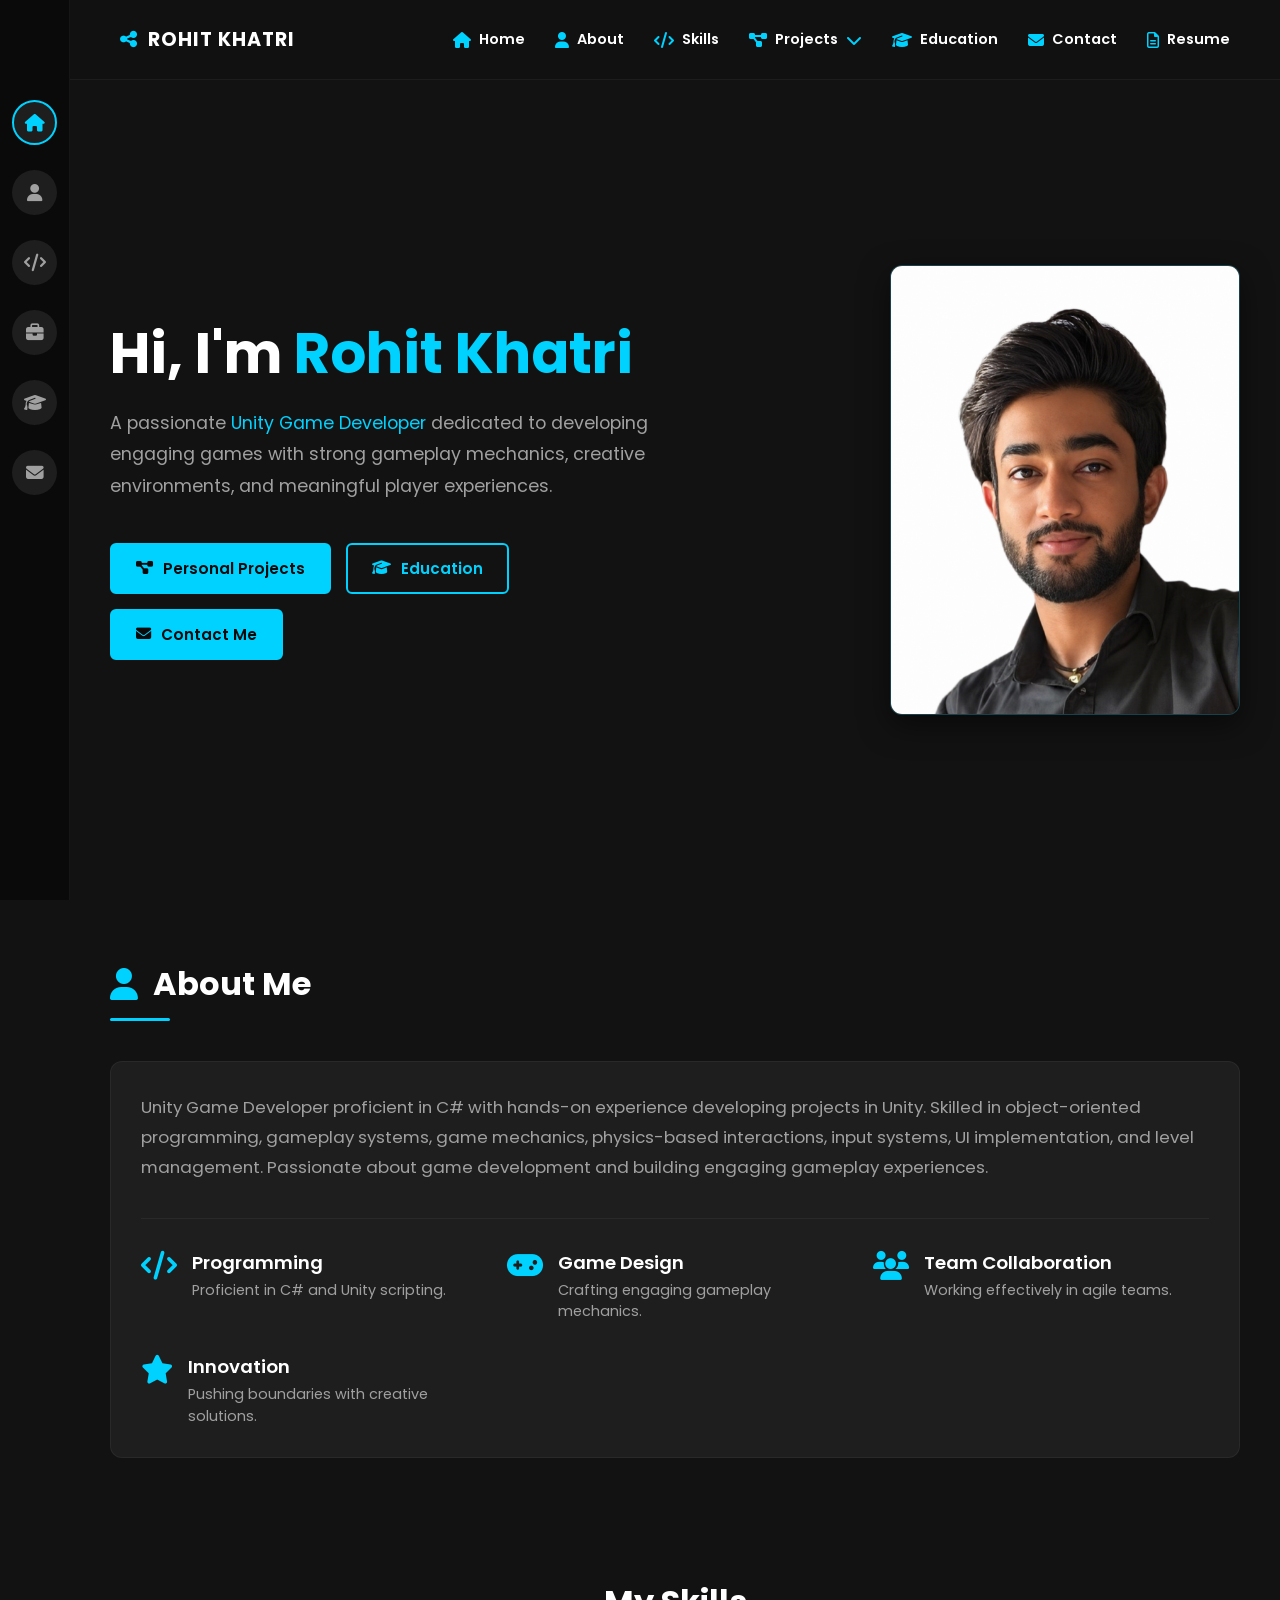
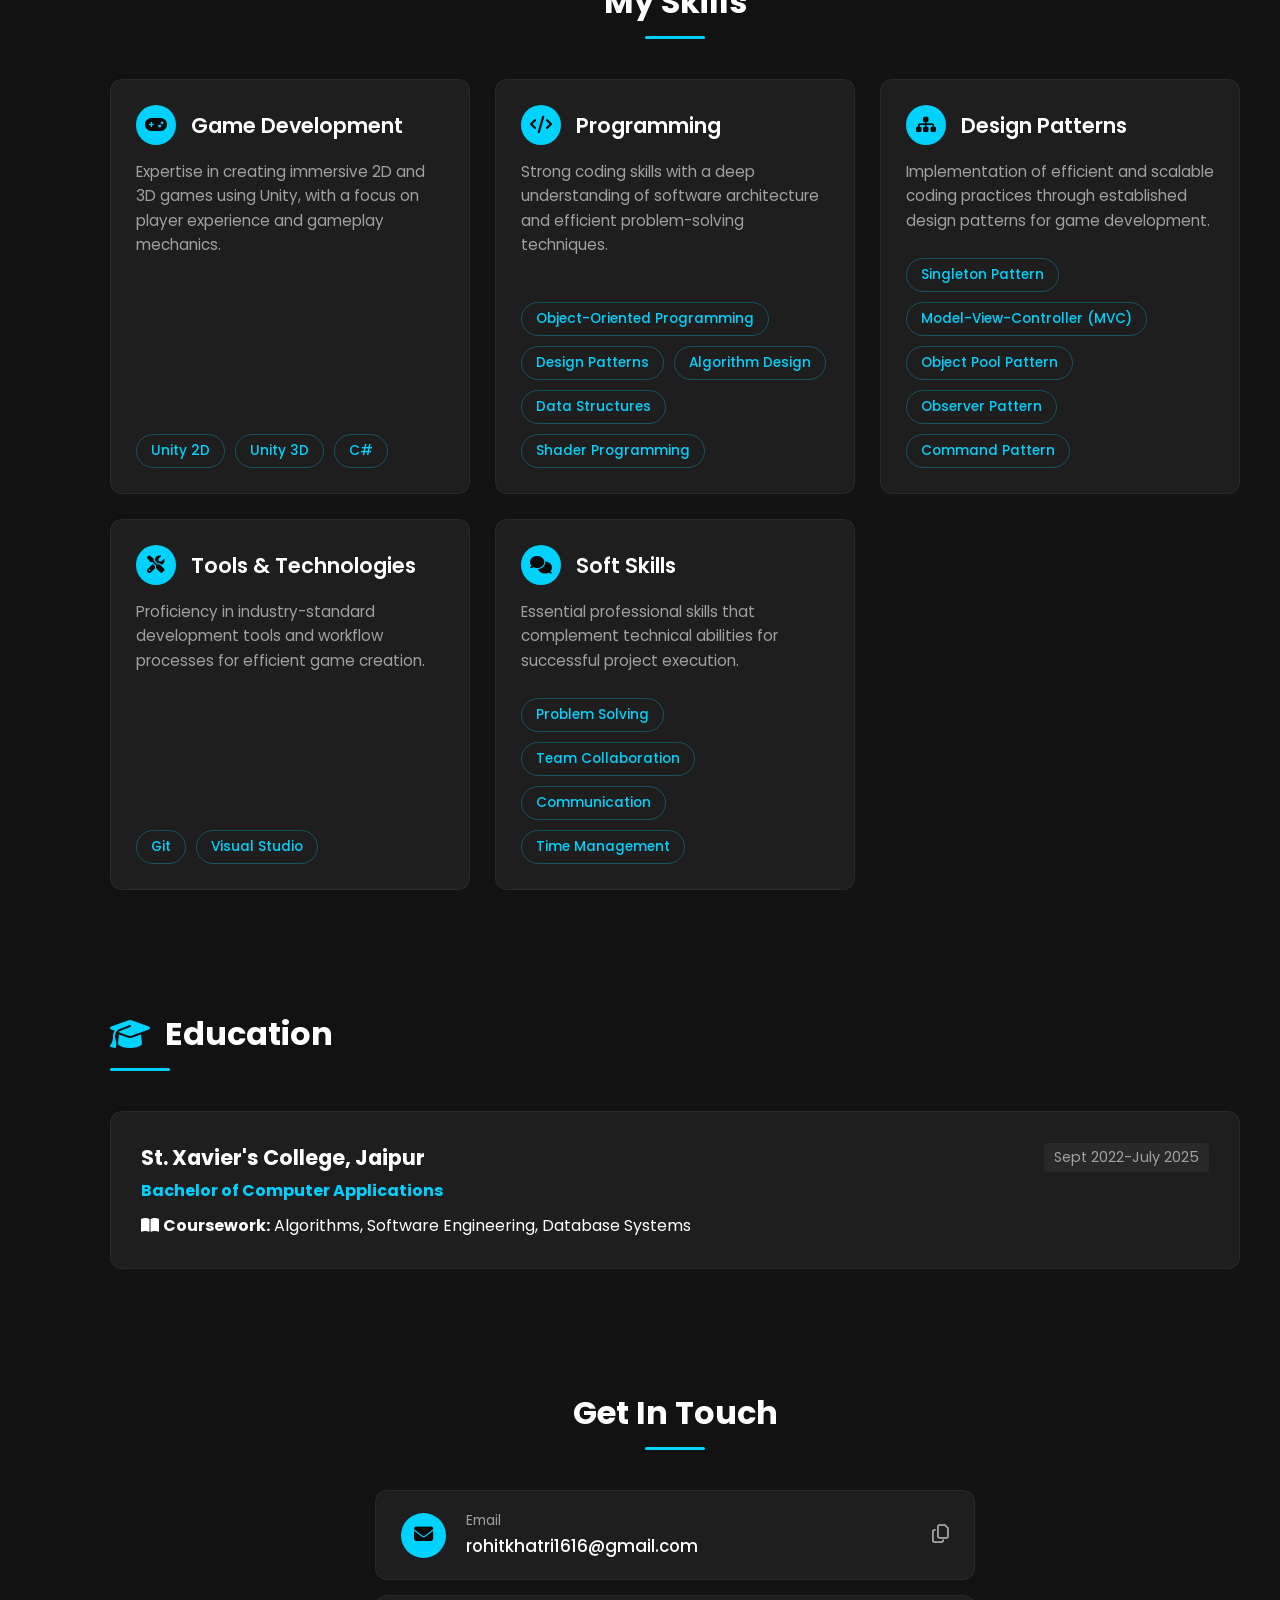
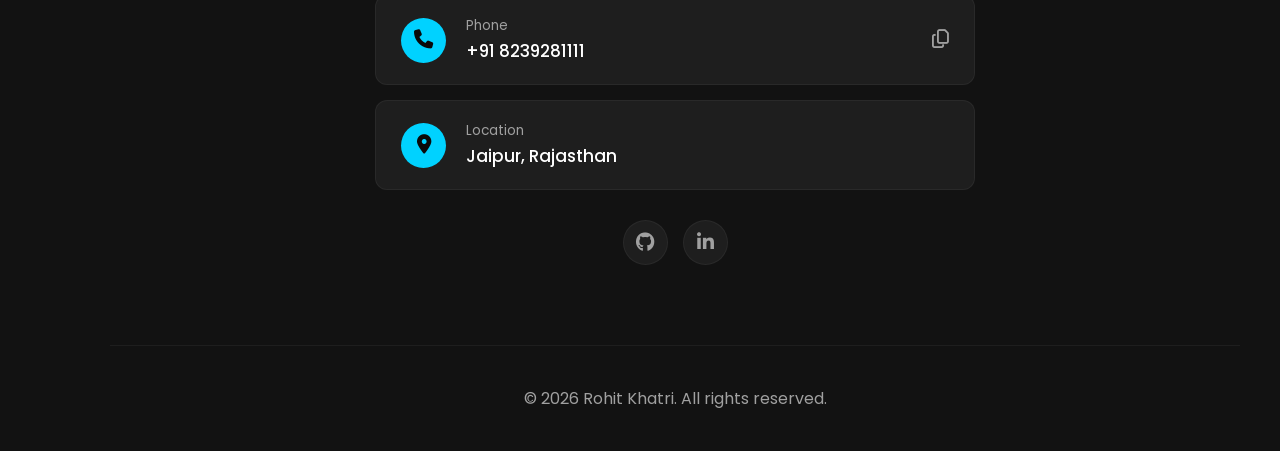
<file: index.html>
<!DOCTYPE html>
<html lang="en">
<head>
    <meta charset="UTF-8">
    <meta name="viewport" content="width=device-width, initial-scale=1.0">
    <title>Rohit Khatri - Game Developer</title>
    <!-- Google Fonts -->
    <link href="https://fonts.googleapis.com/css2?family=Poppins:wght@300;400;600;700&display=swap" rel="stylesheet">
    <!-- FontAwesome for Icons -->
    <link rel="stylesheet" href="https://cdnjs.cloudflare.com/ajax/libs/font-awesome/6.4.0/css/all.min.css">
    <link rel="stylesheet" href="style.css">
</head>
<body>

    <!-- Fixed Left Sidebar Navigation -->
    <aside class="sidebar">
        <a href="#home" class="icon-btn active" title="Home"><i class="fa-solid fa-house"></i></a>
        <a href="#about" class="icon-btn" title="About"><i class="fa-solid fa-user"></i></a>
        <a href="#skills" class="icon-btn" title="Skills"><i class="fa-solid fa-code"></i></a>
        <a href="projects.html" class="icon-btn" title="Projects"><i class="fa-solid fa-briefcase"></i></a>
        <a href="#education" class="icon-btn" title="Education"><i class="fa-solid fa-graduation-cap"></i></a>
        <a href="#contact" class="icon-btn" title="Contact"><i class="fa-solid fa-envelope"></i></a>
    </aside>

    <!-- Top Navigation -->
    <header class="top-nav">
        <div class="logo">
            <i class="fa-solid fa-share-nodes"></i> ROHIT KHATRI
        </div>
        <nav>
            <ul>
                <li><a href="#home"><i class="fa-solid fa-house"></i> Home</a></li>
                <li><a href="#about"><i class="fa-solid fa-user"></i> About</a></li>
                <li><a href="#skills"><i class="fa-solid fa-code"></i> Skills</a></li>
                <li><a href="projects.html"><i class="fa-solid fa-diagram-project"></i> Projects <i class="fa-solid fa-chevron-down small-icon"></i></a></li>
                <li><a href="#education"><i class="fa-solid fa-graduation-cap"></i> Education</a></li>
                <li><a href="#contact"><i class="fa-solid fa-envelope"></i> Contact</a></li>
                <li><a href="Rohit_CV.pdf" target="_blank"><i class="fa-regular fa-file-lines"></i> Resume</a></li>
            </ul>
        </nav>
    </header>

    <main class="content-area">
        
        <!-- Hero Section -->
        <section id="home" class="hero-section section-padding">
            <div class="hero-text">
                <h1>Hi, I'm <span class="highlight">Rohit Khatri</span></h1>
                <p>A passionate <span class="highlight">Unity Game Developer</span> dedicated to developing engaging games with strong gameplay mechanics, creative environments, and meaningful player experiences.</p>
                
                <div class="hero-buttons">
                    <a href="projects.html" class="btn"><i class="fa-solid fa-diagram-project"></i> Personal Projects</a>
                    <a href="#education" class="btn btn-outline"><i class="fa-solid fa-graduation-cap"></i> Education</a>
                    <a href="#contact" class="btn"><i class="fa-solid fa-envelope"></i> Contact Me</a>
                </div>
            </div>
            
            <div class="hero-image">
                <img src="profile.png" alt="Rohit Khatri Profile" onerror="this.src='https://via.placeholder.com/400x400/1e1e1e/00d2ff?text=Profile+Image'">
            </div>
        </section>

        <!-- About Section -->
        <section id="about" class="section-padding">
            <div class="section-header">
                <h2><i class="fa-solid fa-user"></i> About Me</h2>
                <div class="divider"></div>
            </div>
            <div class="about-content box-card">
                <p>Unity Game Developer proficient in C# with hands-on experience developing projects in Unity. Skilled in object-oriented programming, gameplay systems, game mechanics, physics-based interactions, input systems, UI implementation, and level management. Passionate about game development and building engaging gameplay experiences.</p>
                
                <!-- HIGHLIGHTS GRID -->
                <div class="about-highlights">
                    <div class="highlight-item">
                        <i class="fa-solid fa-code"></i>
                        <div class="highlight-text">
                            <h4>Programming</h4>
                            <p>Proficient in C# and Unity scripting.</p>
                        </div>
                    </div>
                    <div class="highlight-item">
                        <i class="fa-solid fa-gamepad"></i>
                        <div class="highlight-text">
                            <h4>Game Design</h4>
                            <p>Crafting engaging gameplay mechanics.</p>
                        </div>
                    </div>
                    <div class="highlight-item">
                        <i class="fa-solid fa-users"></i>
                        <div class="highlight-text">
                            <h4>Team Collaboration</h4>
                            <p>Working effectively in agile teams.</p>
                        </div>
                    </div>
                    <div class="highlight-item">
                        <i class="fa-solid fa-star"></i>
                        <div class="highlight-text">
                            <h4>Innovation</h4>
                            <p>Pushing boundaries with creative solutions.</p>
                        </div>
                    </div>
                </div>
            </div>
        </section>

        <!-- Technical Skills Section -->
        <section id="skills" class="section-padding">
            <div class="section-header text-center">
                <h2>My Skills</h2>
                <div class="divider center"></div>
            </div>
            
            <div class="skills-grid-new">
                
                <!-- Card 1: Game Development -->
                <div class="skill-card-new box-card">
                    <div class="skill-head">
                        <div class="skill-icon"><i class="fa-solid fa-gamepad"></i></div>
                        <h3>Game Development</h3>
                    </div>
                    <p class="skill-desc">Expertise in creating immersive 2D and 3D games using Unity, with a focus on player experience and gameplay mechanics.</p>
                    <div class="skill-tags">
                        <span class="skill-tag">Unity 2D</span>
                        <span class="skill-tag">Unity 3D</span>
                        <span class="skill-tag">C#</span>
                    </div>
                </div>

                <!-- Card 2: Programming -->
                <div class="skill-card-new box-card">
                    <div class="skill-head">
                        <div class="skill-icon"><i class="fa-solid fa-code"></i></div>
                        <h3>Programming</h3>
                    </div>
                    <p class="skill-desc">Strong coding skills with a deep understanding of software architecture and efficient problem-solving techniques.</p>
                    <div class="skill-tags">
                        <span class="skill-tag">Object-Oriented Programming</span>
                        <span class="skill-tag">Design Patterns</span>
                        <span class="skill-tag">Algorithm Design</span>
                        <span class="skill-tag">Data Structures</span>
                        <span class="skill-tag">Shader Programming</span>
                    </div>
                </div>

                <!-- Card 3: Design Patterns -->
                <div class="skill-card-new box-card">
                    <div class="skill-head">
                        <div class="skill-icon"><i class="fa-solid fa-sitemap"></i></div>
                        <h3>Design Patterns</h3>
                    </div>
                    <p class="skill-desc">Implementation of efficient and scalable coding practices through established design patterns for game development.</p>
                    <div class="skill-tags">
                        <span class="skill-tag">Singleton Pattern</span>
                        <span class="skill-tag">Model-View-Controller (MVC)</span>
                        <span class="skill-tag">Object Pool Pattern</span>
                        <span class="skill-tag">Observer Pattern</span>
                        <span class="skill-tag">Command Pattern</span>
                    </div>
                </div>

                <!-- Card 4: Tools & Technologies -->
                <div class="skill-card-new box-card">
                    <div class="skill-head">
                        <div class="skill-icon"><i class="fa-solid fa-screwdriver-wrench"></i></div>
                        <h3>Tools & Technologies</h3>
                    </div>
                    <p class="skill-desc">Proficiency in industry-standard development tools and workflow processes for efficient game creation.</p>
                    <div class="skill-tags">
                        <span class="skill-tag">Git</span>
                        <span class="skill-tag">Visual Studio</span>
                    </div>
                </div>

                <!-- Card 5: Soft Skills -->
                <div class="skill-card-new box-card">
                    <div class="skill-head">
                        <div class="skill-icon"><i class="fa-solid fa-comments"></i></div>
                        <h3>Soft Skills</h3>
                    </div>
                    <p class="skill-desc">Essential professional skills that complement technical abilities for successful project execution.</p>
                    <div class="skill-tags">
                        <span class="skill-tag">Problem Solving</span>
                        <span class="skill-tag">Team Collaboration</span>
                        <span class="skill-tag">Communication</span>
                        <span class="skill-tag">Time Management</span>
                    </div>
                </div>

            </div>
        </section>

        <!-- Education Section -->
        <section id="education" class="section-padding">
            <div class="section-header">
                <h2><i class="fa-solid fa-graduation-cap"></i> Education</h2>
                <div class="divider"></div>
            </div>
            
            <div class="education-card box-card">
                <div class="edu-header">
                    <h3>St. Xavier's College, Jaipur</h3>
                    <span class="edu-date">Sept 2022-July 2025</span>
                </div>
                <h4 class="highlight">Bachelor of Computer Applications</h4>
                <p class="mt-2"><i class="fa-solid fa-book-open"></i> <strong>Coursework:</strong> Algorithms, Software Engineering, Database Systems</p>
            </div>
        </section>

        <!-- Get In Touch (Contact) Section -->
        <section id="contact" class="section-padding">
            <div class="section-header text-center">
                <h2>Get In Touch</h2>
                <div class="divider center"></div>
            </div>
            
            <div class="contact-container">
                
                <!-- Email Row -->
                <div class="contact-row box-card">
                    <div class="contact-left">
                        <div class="contact-icon"><i class="fa-solid fa-envelope"></i></div>
                        <div class="contact-text">
                            <span class="contact-label">Email</span>
                            <span class="contact-value">rohitkhatri1616@gmail.com</span>
                        </div>
                    </div>
                    <i class="fa-regular fa-copy copy-btn" title="Copy to clipboard"></i>
                </div>

                <!-- Phone Row -->
                <div class="contact-row box-card">
                    <div class="contact-left">
                        <div class="contact-icon"><i class="fa-solid fa-phone"></i></div>
                        <div class="contact-text">
                            <span class="contact-label">Phone</span>
                            <span class="contact-value">+91 8239281111</span>
                        </div>
                    </div>
                    <i class="fa-regular fa-copy copy-btn" title="Copy to clipboard"></i>
                </div>

                <!-- Location Row -->
                <div class="contact-row box-card">
                    <div class="contact-left">
                        <div class="contact-icon"><i class="fa-solid fa-location-dot"></i></div>
                        <div class="contact-text">
                            <span class="contact-label">Location</span>
                            <span class="contact-value">Jaipur, Rajasthan</span>
                        </div>
                    </div>
                </div>

            </div>

            <!-- Social Links -->
            <div class="social-footer">
                <a href="https://github.com/Rohitkhatrii" target="_blank" class="social-circle"><i class="fa-brands fa-github"></i></a>
                <a href="https://linkedin.com/in/rohitkhatri-work" target="_blank" class="social-circle"><i class="fa-brands fa-linkedin-in"></i></a>
            </div>
        </section>

        <footer>
            <p>© 2026 Rohit Khatri. All rights reserved.</p>
        </footer>

    </main>

</body>
</html>
</file>
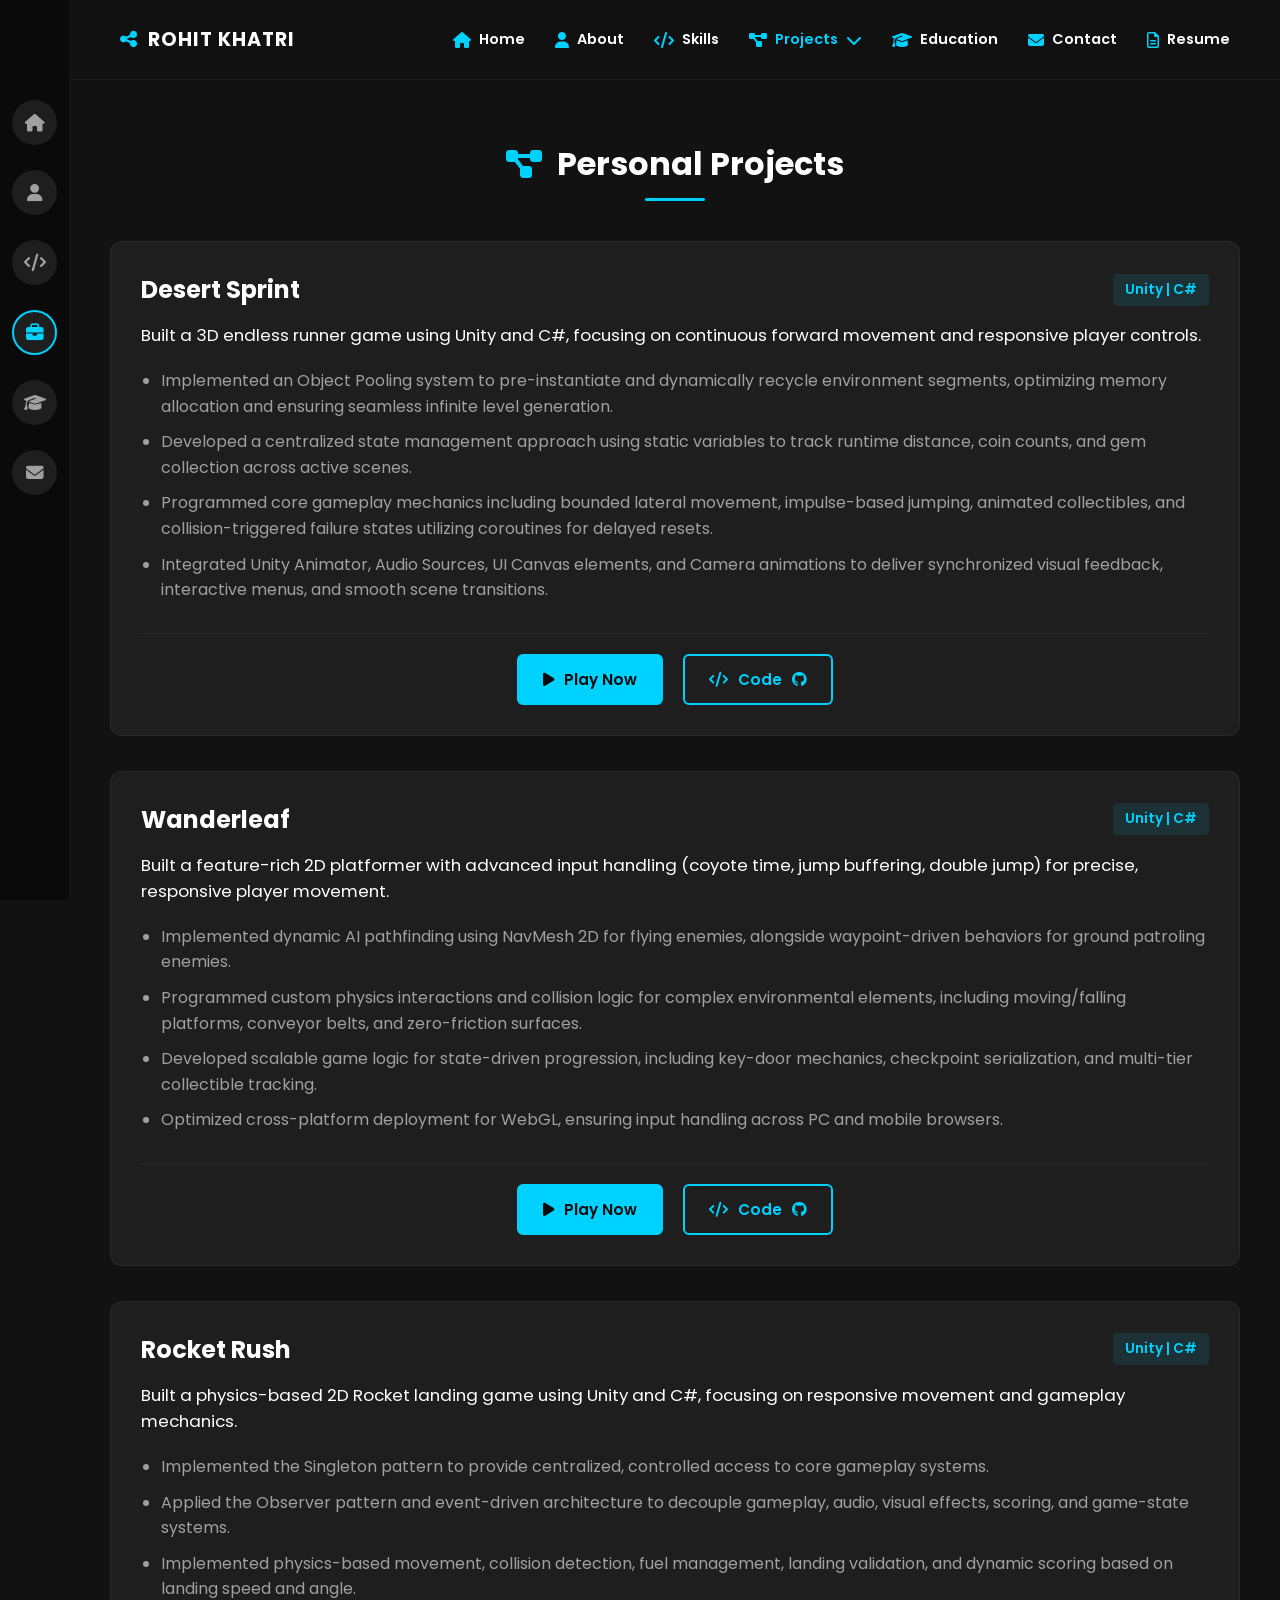
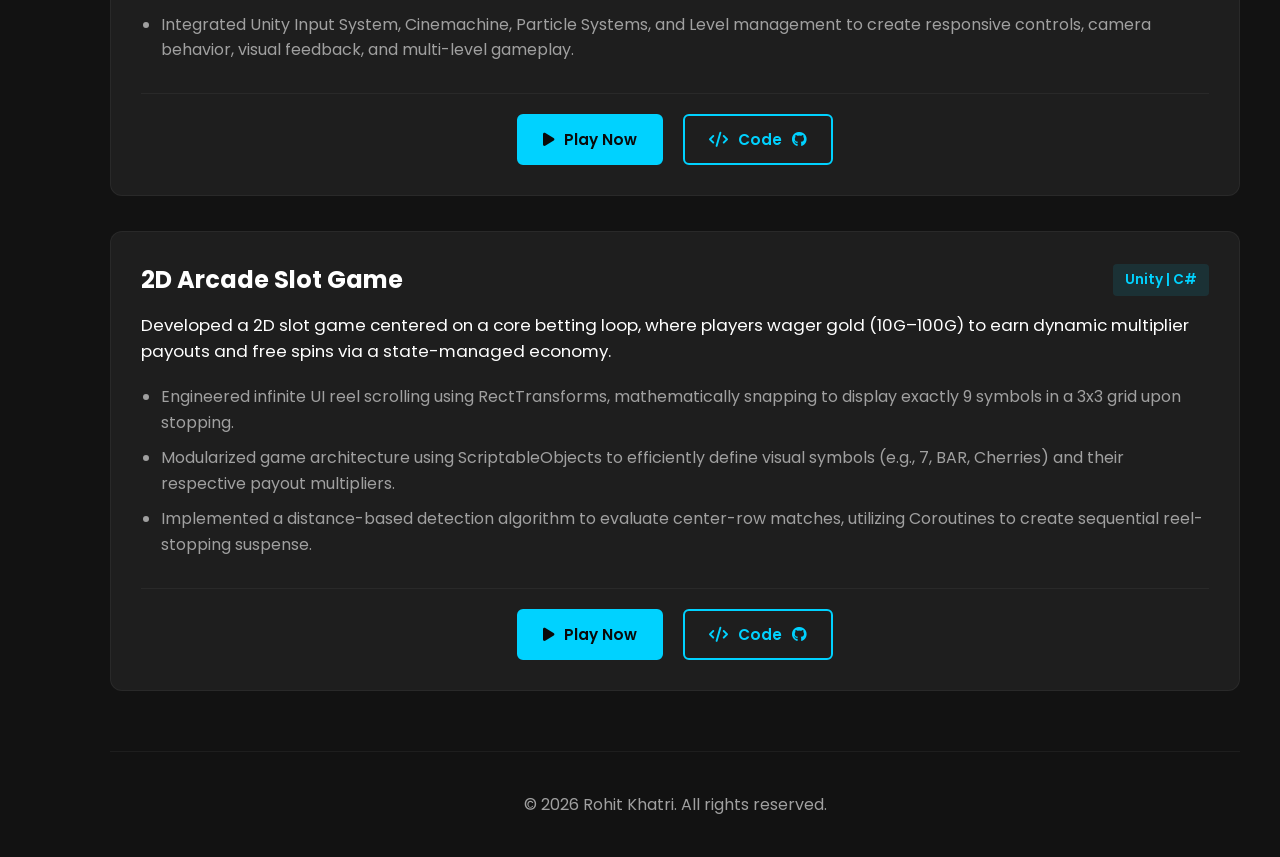
<file: projects.html>
<!DOCTYPE html>
<html lang="en">
<head>
    <meta charset="UTF-8">
    <meta name="viewport" content="width=device-width, initial-scale=1.0">
    <title>Projects - Rohit Khatri</title>
    <!-- Google Fonts -->
    <link href="https://fonts.googleapis.com/css2?family=Poppins:wght@300;400;600;700&display=swap" rel="stylesheet">
    <!-- FontAwesome for Icons -->
    <link rel="stylesheet" href="https://cdnjs.cloudflare.com/ajax/libs/font-awesome/6.4.0/css/all.min.css">
    <link rel="stylesheet" href="style.css">
</head>
<body>

    <!-- Fixed Left Sidebar Navigation -->
    <aside class="sidebar">
        <!-- Links point back to index.html -->
        <a href="index.html#home" class="icon-btn" title="Home"><i class="fa-solid fa-house"></i></a>
        <a href="index.html#about" class="icon-btn" title="About"><i class="fa-solid fa-user"></i></a>
        <a href="index.html#skills" class="icon-btn" title="Skills"><i class="fa-solid fa-code"></i></a>
        <a href="#projects" class="icon-btn active" title="Projects"><i class="fa-solid fa-briefcase"></i></a>
        <a href="index.html#education" class="icon-btn" title="Education"><i class="fa-solid fa-graduation-cap"></i></a>
        <a href="index.html#contact" class="icon-btn" title="Contact"><i class="fa-solid fa-envelope"></i></a>
    </aside>

    <!-- Top Navigation -->
    <header class="top-nav">
        <div class="logo">
            <i class="fa-solid fa-share-nodes"></i> ROHIT KHATRI
        </div>
        <nav>
            <ul>
                <!-- Links point back to index.html -->
                <li><a href="index.html#home"><i class="fa-solid fa-house"></i> Home</a></li>
                <li><a href="index.html#about"><i class="fa-solid fa-user"></i> About</a></li>
                <li><a href="index.html#skills"><i class="fa-solid fa-code"></i> Skills</a></li>
                <li><a href="#projects" style="color: var(--accent-color);"><i class="fa-solid fa-diagram-project"></i> Projects <i class="fa-solid fa-chevron-down small-icon"></i></a></li>
                <li><a href="index.html#education"><i class="fa-solid fa-graduation-cap"></i> Education</a></li>
                <li><a href="index.html#contact"><i class="fa-solid fa-envelope"></i> Contact</a></li>
                <li><a href="Rohit_CV.pdf" target="_blank"><i class="fa-regular fa-file-lines"></i> Resume</a></li>
            </ul>
        </nav>
    </header>

    <main class="content-area">
        
        <!-- Projects Section -->
        <section id="projects" class="section-padding">
            <div class="section-header text-center">
                <h2><i class="fa-solid fa-diagram-project"></i> Personal Projects</h2>
                <div class="divider center"></div>
            </div>
            
            <!-- Flex container added to space out multiple project cards perfectly -->
            <div style="display: flex; flex-direction: column; gap: 35px;">
                
                <!-- PROJECT: Desert Sprint -->
                <div class="project-card box-card">
                    <div class="project-header">
                        <h3>Desert Sprint</h3>
                        <span class="tech-stack">Unity | C#</span>
                    </div>
                    <p class="project-summary">Built a 3D endless runner game using Unity and C#, focusing on continuous forward movement and responsive player controls.</p>
                    <ul class="project-details">
                        <li>Implemented an Object Pooling system to pre-instantiate and dynamically recycle environment segments, optimizing memory allocation and ensuring seamless infinite level generation.</li>
                        <li>Developed a centralized state management approach using static variables to track runtime distance, coin counts, and gem collection across active scenes.</li>
                        <li>Programmed core gameplay mechanics including bounded lateral movement, impulse-based jumping, animated collectibles, and collision-triggered failure states utilizing coroutines for delayed resets.</li>
                        <li>Integrated Unity Animator, Audio Sources, UI Canvas elements, and Camera animations to deliver synchronized visual feedback, interactive menus, and smooth scene transitions.</li>
                    </ul>
                    
                    <div class="project-actions">
                        <a href="https://rohitkhatrii.github.io/Desert-Sprint/" target="_blank" class="btn">
                            <i class="fa-solid fa-play"></i> Play Now
                        </a>
                        <a href="https://github.com/Rohitkhatrii/Desert-Sprint" target="_blank" class="btn btn-outline">
                            <i class="fa-solid fa-code"></i> Code <i class="fa-brands fa-github"></i>
                        </a>
                    </div>
                </div>

                <!-- NEW PROJECT: Wanderleaf -->
                <div class="project-card box-card">
                    <div class="project-header">
                        <h3>Wanderleaf</h3>
                        <span class="tech-stack">Unity | C#</span>
                    </div>
                    <p class="project-summary">Built a feature-rich 2D platformer with advanced input handling (coyote time, jump buffering, double jump) for precise, responsive player movement.</p>
                    <ul class="project-details">
                        <li>Implemented dynamic AI pathfinding using NavMesh 2D for flying enemies, alongside waypoint-driven behaviors for ground patroling enemies.</li>
                        <li>Programmed custom physics interactions and collision logic for complex environmental elements, including moving/falling platforms, conveyor belts, and zero-friction surfaces.</li>
                        <li>Developed scalable game logic for state-driven progression, including key-door mechanics, checkpoint serialization, and multi-tier collectible tracking.</li>
                        <li>Optimized cross-platform deployment for WebGL, ensuring input handling across PC and mobile browsers.</li>
                    </ul>
                    
                    <div class="project-actions">
                        <a href="https://wanderleaf-game.netlify.app/" target="_blank" class="btn">
                            <i class="fa-solid fa-play"></i> Play Now
                        </a>
                        <a href="https://github.com/Rohitkhatrii/Wanderleaf" target="_blank" class="btn btn-outline">
                            <i class="fa-solid fa-code"></i> Code <i class="fa-brands fa-github"></i>
                        </a>
                    </div>
                </div>

                <!-- PROJECT: Rocket Rush -->
                <div class="project-card box-card">
                    <div class="project-header">
                        <h3>Rocket Rush</h3>
                        <span class="tech-stack">Unity | C#</span>
                    </div>
                    <p class="project-summary">Built a physics-based 2D Rocket landing game using Unity and C#, focusing on responsive movement and gameplay mechanics.</p>
                    <ul class="project-details">
                        <li>Implemented the Singleton pattern to provide centralized, controlled access to core gameplay systems.</li>
                        <li>Applied the Observer pattern and event-driven architecture to decouple gameplay, audio, visual effects, scoring, and game-state systems.</li>
                        <li>Implemented physics-based movement, collision detection, fuel management, landing validation, and dynamic scoring based on landing speed and angle.</li>
                        <li>Integrated Unity Input System, Cinemachine, Particle Systems, and Level management to create responsive controls, camera behavior, visual feedback, and multi-level gameplay.</li>
                    </ul>
                    
                    <div class="project-actions">
                        <a href="https://rocket-rush-game.netlify.app/" target="_blank" class="btn">
                            <i class="fa-solid fa-play"></i> Play Now
                        </a>
                        <a href="https://github.com/Rohitkhatrii/Rocket-Rush-Unity" target="_blank" class="btn btn-outline">
                            <i class="fa-solid fa-code"></i> Code <i class="fa-brands fa-github"></i>
                        </a>
                    </div>
                </div>

                <!-- PROJECT: 2D Arcade Slot Game -->
                <div class="project-card box-card">
                    <div class="project-header">
                        <h3>2D Arcade Slot Game</h3>
                        <span class="tech-stack">Unity | C#</span>
                    </div>
                    <p class="project-summary">Developed a 2D slot game centered on a core betting loop, where players wager gold (10G–100G) to earn dynamic multiplier payouts and free spins via a state-managed economy.</p>
                    <ul class="project-details">
                        <li>Engineered infinite UI reel scrolling using RectTransforms, mathematically snapping to display exactly 9 symbols in a 3x3 grid upon stopping.</li>
                        <li>Modularized game architecture using ScriptableObjects to efficiently define visual symbols (e.g., 7, BAR, Cherries) and their respective payout multipliers.</li>
                        <li>Implemented a distance-based detection algorithm to evaluate center-row matches, utilizing Coroutines to create sequential reel-stopping suspense.</li>
                    </ul>
                    
                    <div class="project-actions">
                        <a href="https://rohitkhatrii.github.io/2D-Arcade-Slot-Game/WebGL/" target="_blank" class="btn">
                            <i class="fa-solid fa-play"></i> Play Now
                        </a>
                        <a href="https://github.com/Rohitkhatrii/2D-Arcade-Slot-Game" target="_blank" class="btn btn-outline">
                            <i class="fa-solid fa-code"></i> Code <i class="fa-brands fa-github"></i>
                        </a>
                    </div>
                </div>

            </div>
        </section>

        <footer style="margin-top: auto;">
            <p>© 2026 Rohit Khatri. All rights reserved.</p>
        </footer>

    </main>

</body>
</html>
</file>
<file: style.css>
/* --- Base Theme & Reset --- */
:root {
    --bg-dark: #121212;
    --bg-darker: #0a0a0a;
    --bg-card: #1e1e1e;
    --accent-color: #00d2ff;
    --accent-hover: #00a8cc;
    --text-light: #ffffff;
    --text-muted: #a0a0a0;
    --font-main: 'Poppins', sans-serif;
}

html {
    scroll-behavior: smooth;
    scroll-padding-top: 100px;
}

* {
    margin: 0;
    padding: 0;
    box-sizing: border-box;
}

body {
    background-color: var(--bg-dark);
    color: var(--text-light);
    font-family: var(--font-main);
    display: flex;
    min-height: 100vh;
    overflow-x: hidden;
}

/* --- Layout & Typography Helpers --- */
.mt-2 { margin-top: 10px; }
.mt-4 { margin-top: 20px; }
.highlight { color: var(--accent-color); }
.text-center { text-align: center; }

.box-card {
    background-color: var(--bg-card);
    border-radius: 12px;
    padding: 30px;
    border: 1px solid rgba(255, 255, 255, 0.05);
    transition: transform 0.3s ease, border-color 0.3s ease;
}

.box-card:hover {
    transform: translateY(-5px);
    border-color: rgba(0, 210, 255, 0.3);
}

.section-padding {
    padding: 60px 0;
    width: 100%;
    max-width: 1200px;
}

.section-header {
    margin-bottom: 40px;
}

.section-header h2 {
    font-size: 2rem;
    font-weight: 700;
    display: flex;
    align-items: center;
    gap: 15px;
}

.section-header.text-center h2 {
    justify-content: center;
}

.section-header h2 i {
    color: var(--accent-color);
}

.divider {
    height: 3px;
    width: 60px;
    background-color: var(--accent-color);
    margin-top: 10px;
    border-radius: 2px;
}

.divider.center {
    margin: 10px auto 0 auto;
}

/* --- Left Sidebar Navigation --- */
.sidebar {
    width: 70px;
    background-color: var(--bg-darker);
    height: 100vh;
    position: fixed;
    left: 0;
    top: 0;
    display: flex;
    flex-direction: column;
    align-items: center;
    padding-top: 100px; 
    gap: 25px;
    border-right: 1px solid rgba(255,255,255,0.05);
    z-index: 100;
}

.icon-btn {
    width: 45px;
    height: 45px;
    border-radius: 50%;
    background-color: #1e1e1e;
    color: var(--text-muted);
    display: flex;
    justify-content: center;
    align-items: center;
    text-decoration: none;
    font-size: 1.1rem;
    transition: all 0.3s ease;
}

.icon-btn:hover {
    color: var(--accent-color);
    background-color: #2a2a2a;
}

.icon-btn.active {
    border: 2px solid var(--accent-color);
    color: var(--accent-color);
}

/* --- Top Navigation --- */
.top-nav {
    position: fixed;
    top: 0;
    left: 70px; 
    width: calc(100% - 70px);
    height: 80px;
    display: flex;
    justify-content: space-between;
    align-items: center;
    padding: 0 50px;
    background-color: rgba(18, 18, 18, 0.95);
    backdrop-filter: blur(10px);
    z-index: 99;
    border-bottom: 1px solid rgba(255,255,255,0.05);
}

.logo {
    font-size: 1.2rem;
    font-weight: 700;
    letter-spacing: 1px;
    display: flex;
    align-items: center;
    gap: 10px;
}

.logo i { color: var(--accent-color); }

.top-nav nav ul {
    list-style: none;
    display: flex;
    gap: 30px;
}

.top-nav nav a {
    text-decoration: none;
    color: var(--text-light);
    font-size: 0.9rem;
    font-weight: 600;
    display: flex;
    align-items: center;
    gap: 8px;
    transition: color 0.3s ease;
}

.top-nav nav a i {
    color: var(--accent-color);
    font-size: 1rem;
}

.top-nav nav a:hover {
    color: var(--accent-color);
}

/* --- Main Content Area --- */
.content-area {
    margin-left: 70px;
    margin-top: 80px;
    width: calc(100% - 70px);
    display: flex;
    flex-direction: column;
    align-items: center;
    padding: 0 40px;
}

/* --- Hero Section --- */
.hero-section {
    display: flex;
    align-items: center;
    justify-content: space-between;
    min-height: calc(100vh - 80px);
    gap: 50px;
}

.hero-text {
    flex: 1;
    max-width: 600px;
}

.hero-text h1 {
    font-size: 3.5rem;
    font-weight: 700;
    margin-bottom: 20px;
    line-height: 1.2;
}

.hero-text p {
    font-size: 1.1rem;
    color: var(--text-muted);
    line-height: 1.8;
    margin-bottom: 40px;
}

.hero-buttons {
    display: flex;
    gap: 15px;
    flex-wrap: wrap;
}

.btn {
    background-color: var(--accent-color);
    color: var(--bg-darker);
    text-decoration: none;
    padding: 12px 24px;
    border-radius: 6px;
    font-weight: 600;
    font-size: 0.95rem;
    display: flex;
    align-items: center;
    gap: 10px;
    transition: all 0.3s ease;
    border: 2px solid var(--accent-color);
}

.btn:hover {
    background-color: var(--accent-hover);
    border-color: var(--accent-hover);
    transform: translateY(-2px);
}

.btn-outline {
    background-color: transparent;
    color: var(--accent-color);
}

.btn-outline:hover {
    background-color: rgba(0, 210, 255, 0.1);
    color: var(--accent-color);
}

.hero-image {
    flex: 1;
    display: flex;
    justify-content: flex-end;
}

.hero-image img {
    width: 350px; 
    height: auto;
    object-fit: contain; 
    border-radius: 12px;
    box-shadow: 0 10px 30px rgba(0,0,0,0.5);
    border: 1px solid rgba(0, 210, 255, 0.2);
    background-color: var(--bg-card); 
}

/* --- About Section --- */
.about-content p {
    color: var(--text-muted);
    line-height: 1.8;
    font-size: 1.05rem;
}

.about-highlights {
    display: grid;
    grid-template-columns: repeat(auto-fit, minmax(250px, 1fr));
    gap: 30px;
    margin-top: 35px;
    padding-top: 30px;
    border-top: 1px solid rgba(255,255,255,0.05);
}

.highlight-item {
    display: flex;
    align-items: flex-start;
    gap: 15px;
}

.highlight-item i {
    color: var(--accent-color);
    font-size: 1.8rem;
    margin-top: 2px;
}

.highlight-text {
    display: flex;
    flex-direction: column;
}

.highlight-text h4 {
    color: #fff;
    font-size: 1.15rem;
    font-weight: 600;
    margin-bottom: 4px;
}

.highlight-text p {
    color: var(--text-muted);
    font-size: 0.9rem;
    line-height: 1.5;
    margin: 0;
}

/* --- Skills Section --- */
.skills-grid-new {
    display: grid;
    grid-template-columns: repeat(auto-fit, minmax(320px, 1fr));
    gap: 25px;
}

.skill-card-new {
    display: flex;
    flex-direction: column;
    padding: 25px;
}

.skill-head {
    display: flex;
    align-items: center;
    gap: 15px;
    margin-bottom: 15px;
}

.skill-icon {
    width: 40px;
    height: 40px;
    background-color: var(--accent-color);
    border-radius: 50%;
    display: flex;
    justify-content: center;
    align-items: center;
    color: var(--bg-darker);
    font-size: 1.1rem;
}

.skill-head h3 {
    font-size: 1.3rem;
    color: #fff;
    font-weight: 600;
}

.skill-desc {
    color: var(--text-muted);
    font-size: 0.95rem;
    line-height: 1.6;
    margin-bottom: 25px;
    flex-grow: 1;
}

.skill-tags {
    display: flex;
    flex-wrap: wrap;
    gap: 10px;
}

.skill-tag {
    background-color: transparent;
    border: 1px solid rgba(0, 210, 255, 0.3);
    color: var(--accent-color);
    padding: 6px 14px;
    border-radius: 20px; 
    font-size: 0.85rem;
    font-weight: 500;
    transition: all 0.3s ease;
}

.skill-tag:hover {
    background-color: rgba(0, 210, 255, 0.1);
    border-color: var(--accent-color);
}

/* --- Projects Section --- */
.project-header {
    display: flex;
    justify-content: space-between;
    align-items: center;
    margin-bottom: 15px;
    flex-wrap: wrap;
    gap: 10px;
}

.project-header h3 {
    font-size: 1.5rem;
    color: #fff;
}

.tech-stack {
    background: rgba(0, 210, 255, 0.1);
    color: var(--accent-color);
    padding: 6px 12px;
    border-radius: 4px;
    font-size: 0.85rem;
    font-weight: 600;
}

.project-summary {
    color: #fff;
    margin-bottom: 20px;
    font-size: 1.05rem;
}

.project-details {
    padding-left: 20px;
    color: var(--text-muted);
}

.project-details li {
    margin-bottom: 10px;
    line-height: 1.6;
}

/* NEW: Project Action Buttons Container */
.project-actions {
    display: flex;
    justify-content: center;
    gap: 20px;
    margin-top: 30px;
    padding-top: 20px;
    border-top: 1px solid rgba(255, 255, 255, 0.05);
}

/* --- Education Section --- */
.edu-header {
    display: flex;
    justify-content: space-between;
    align-items: center;
    margin-bottom: 5px;
    flex-wrap: wrap;
}

.edu-header h3 {
    font-size: 1.3rem;
}

.edu-date {
    background: rgba(255,255,255,0.05);
    padding: 4px 10px;
    border-radius: 4px;
    font-size: 0.9rem;
    color: var(--text-muted);
}

/* --- Contact Section --- */
.contact-container {
    max-width: 600px;
    margin: 0 auto;
    display: flex;
    flex-direction: column;
    gap: 15px;
}

.contact-row {
    display: flex;
    justify-content: space-between;
    align-items: center;
    padding: 20px 25px;
    margin-bottom: 0;
}

.contact-left {
    display: flex;
    align-items: center;
    gap: 20px;
}

.contact-icon {
    width: 45px;
    height: 45px;
    background-color: var(--accent-color);
    border-radius: 50%;
    display: flex;
    justify-content: center;
    align-items: center;
    color: var(--bg-darker);
    font-size: 1.2rem;
}

.contact-text {
    display: flex;
    flex-direction: column;
}

.contact-label {
    font-size: 0.85rem;
    color: var(--text-muted);
    margin-bottom: 2px;
}

.contact-value {
    font-size: 1.05rem;
    color: #fff;
    font-weight: 500;
}

.copy-btn {
    color: var(--text-muted);
    font-size: 1.2rem;
    cursor: pointer;
    transition: color 0.3s ease;
}

.copy-btn:hover {
    color: var(--accent-color);
}

.social-footer {
    display: flex;
    justify-content: center;
    gap: 15px;
    margin-top: 30px;
}

.social-circle {
    width: 45px;
    height: 45px;
    background-color: var(--bg-card);
    border-radius: 50%;
    display: flex;
    justify-content: center;
    align-items: center;
    color: var(--text-muted);
    text-decoration: none;
    font-size: 1.2rem;
    border: 1px solid rgba(255,255,255,0.05);
    transition: all 0.3s ease;
}

.social-circle:hover {
    color: var(--bg-darker);
    background-color: var(--accent-color);
    border-color: var(--accent-color);
    transform: translateY(-3px);
}

/* --- Footer --- */
footer {
    width: 100%;
    text-align: center;
    padding: 40px 0;
    color: var(--text-muted);
    border-top: 1px solid rgba(255,255,255,0.05);
    margin-top: 20px;
}

/* --- Responsive Design --- */
@media (max-width: 1024px) {
    .hero-section {
        flex-direction: column-reverse;
        text-align: center;
        justify-content: center;
        padding-top: 40px;
    }
    
    .hero-image {
        justify-content: center;
    }
    
    .hero-buttons {
        justify-content: center;
    }
}

@media (max-width: 768px) {
    .sidebar {
        display: none;
    }
    
    .top-nav {
        left: 0;
        width: 100%;
        padding: 0 20px;
    }
    
    .content-area {
        margin-left: 0;
        width: 100%;
        padding: 0 20px;
    }
    
    .top-nav nav {
        display: none;
    }
    
    .contact-row {
        padding: 15px;
    }
    
    .contact-value {
        font-size: 0.95rem;
    }
    
    .project-actions {
        flex-direction: column;
    }
}
</file>
